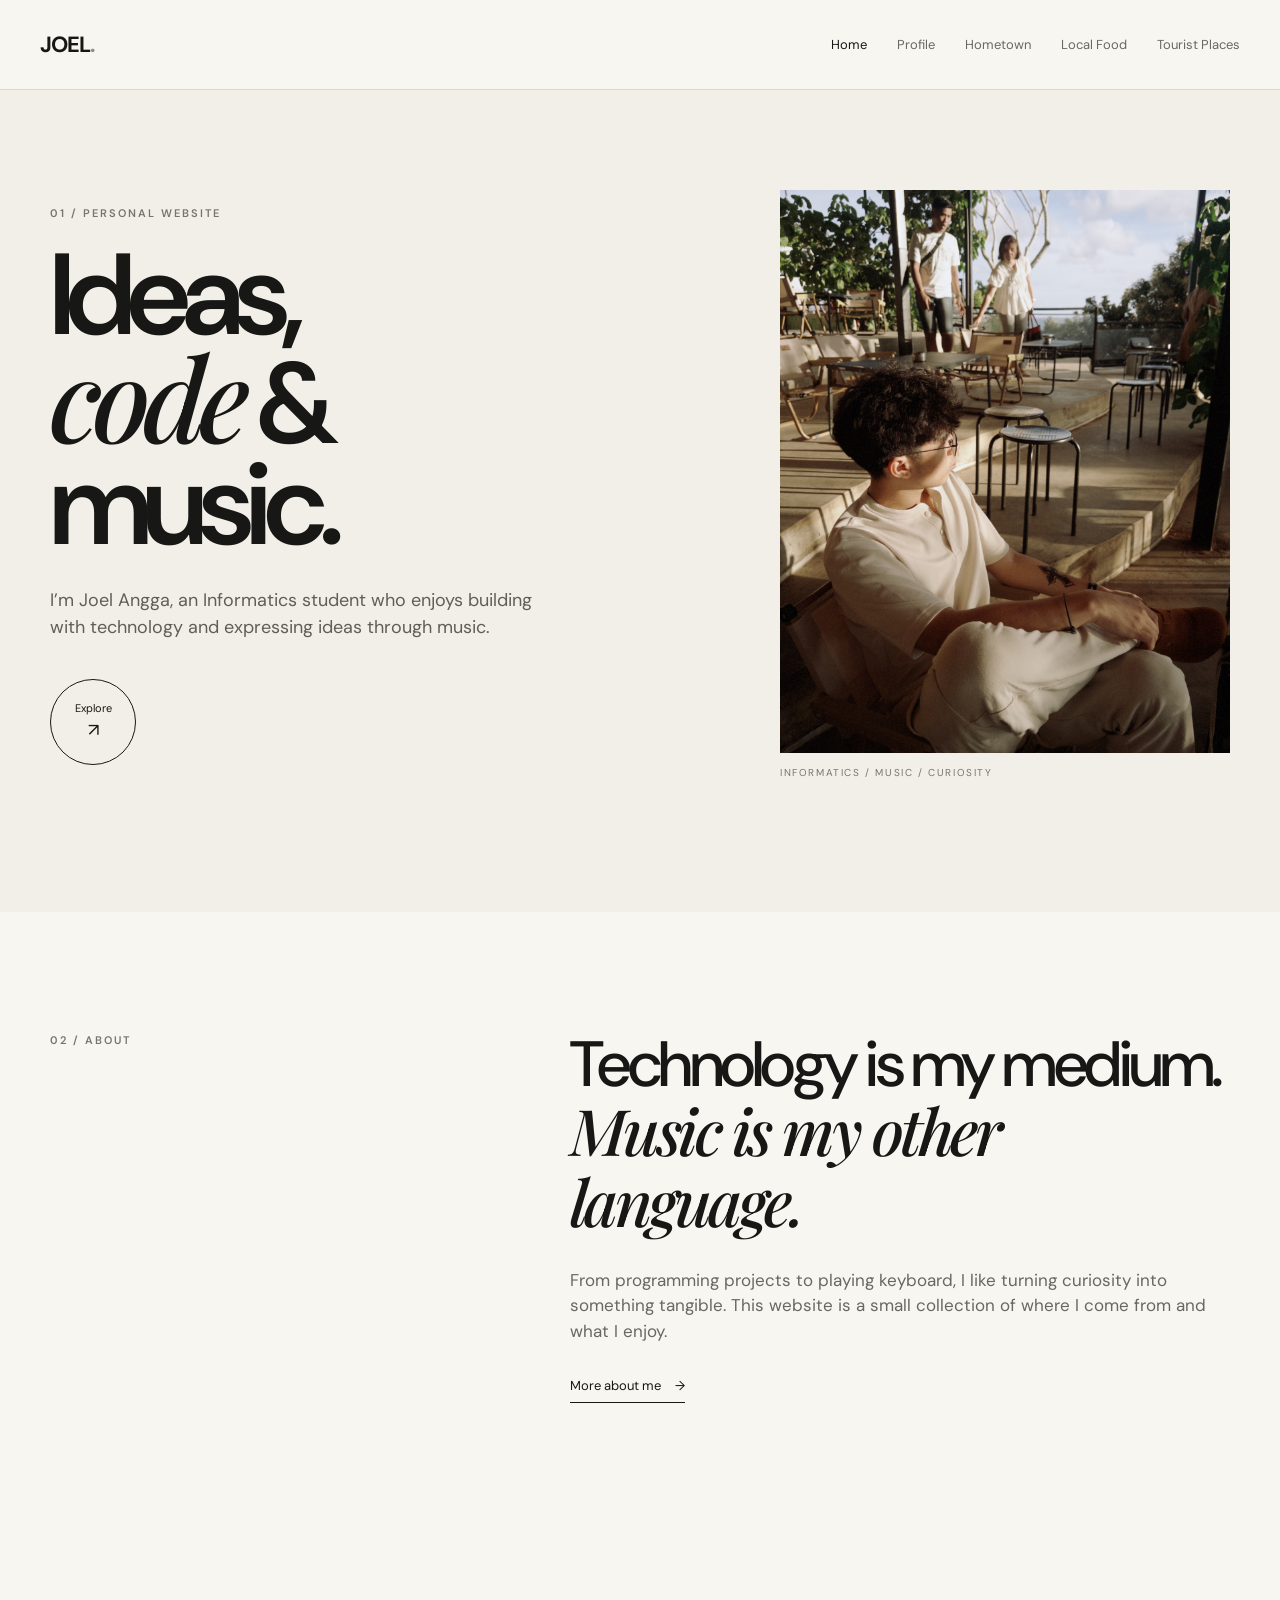
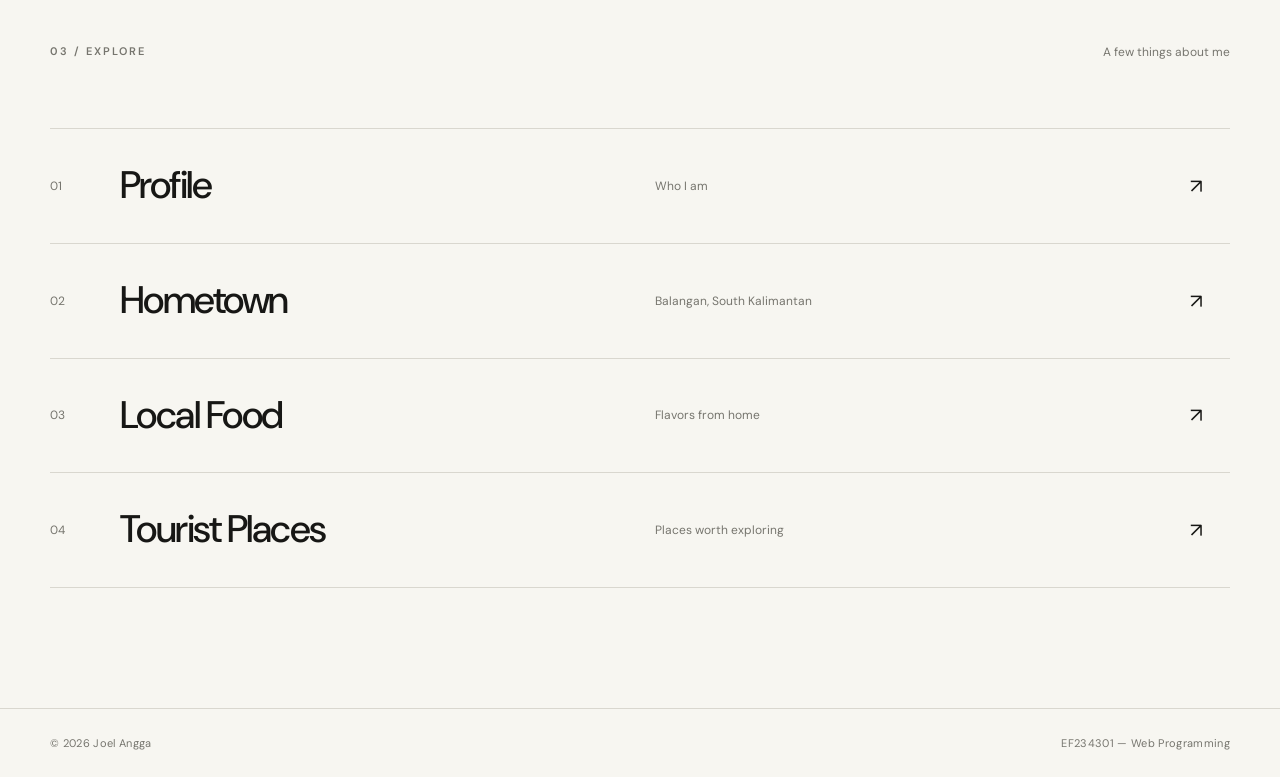
<file: index.html>
<!DOCTYPE html>
<html lang="en">
<head>
  <meta charset="UTF-8">
  <meta name="viewport" content="width=device-width, initial-scale=1.0">
  <meta name="description" content="Joel Angga — Informatics student, music enthusiast, and explorer.">
  <title>Joel Angga — Home</title>
  <link rel="stylesheet" href="css/style.css">
</head>
<body>
<header class="site-header">
  <a class="brand" href="./">JOEL<span>.</span></a>
  <button class="menu-toggle" aria-label="Open menu" aria-expanded="false"><span></span><span></span></button>
  <nav class="desktop-nav">
    <a class="active" href="./">Home</a>
    <a href="profile/">Profile</a>
    <a href="hometown/">Hometown</a>
    <a href="food/">Local Food</a>
    <a href="tourist/">Tourist Places</a>
  </nav>
</header>

<main>
  <section class="home-hero">
    <div class="container home-hero-grid">
      <div class="hero-copy reveal">
        <p class="eyebrow">01 / PERSONAL WEBSITE</p>
        <h1>Ideas,<br><em>code</em> &amp;<br>music.</h1>
        <p class="lead">I’m Joel Angga, an Informatics student who enjoys building with technology and expressing ideas through music.</p>
        <a class="circle-link" href="profile/" aria-label="Explore profile">Explore<span>↗</span></a>
      </div>
      <div class="hero-visual reveal delay-1">
        <div class="image-frame">
          <img src="assets/image/foto1.JPG" alt="Joel Angga portrait" onerror="this.style.display='none'">
          <span class="image-fallback">JA</span>
        </div>
        <p class="visual-caption">INFORMATICS / MUSIC / CURIOSITY</p>
      </div>
    </div>
    <div class="marquee" aria-hidden="true">
    </div>
  </section>

  <section class="intro-section section">
    <div class="container split">
      <div><p class="eyebrow">02 / ABOUT</p></div>
      <div>
        <h2>Technology is my medium. <em>Music is my other language.</em></h2>
        <p class="body-copy">From programming projects to playing keyboard, I like turning curiosity into something tangible. This website is a small collection of where I come from and what I enjoy.</p>
        <a class="text-link" href="profile/">More about me <span>→</span></a>
      </div>
    </div>
  </section>

  <section class="index-section section">
    <div class="container">
      <div class="section-top"><p class="eyebrow">03 / EXPLORE</p><p class="muted">A few things about me</p></div>
      <div class="index-list">
        <a href="profile/" class="index-row"><span>01</span><strong>Profile</strong><small>Who I am</small><b>↗</b></a>
        <a href="hometown/" class="index-row"><span>02</span><strong>Hometown</strong><small>Balangan, South Kalimantan</small><b>↗</b></a>
        <a href="food/" class="index-row"><span>03</span><strong>Local Food</strong><small>Flavors from home</small><b>↗</b></a>
        <a href="tourist/" class="index-row"><span>04</span><strong>Tourist Places</strong><small>Places worth exploring</small><b>↗</b></a>
      </div>
    </div>
  </section>
</main>

<footer class="site-footer">
  <div class="container footer-flex"><span>© 2026 Joel Angga</span><span>EF234301 — Web Programming</span></div>
</footer>

<div class="mobile-drawer">
  <div class="drawer-backdrop"></div>
  <aside class="drawer-panel">
    <button class="drawer-close" aria-label="Close menu">×</button>
    <p class="drawer-label">SITE INDEX</p>
    <nav>
      <a href="./">Home</a><a href="profile/">Profile</a><a href="hometown/">Hometown</a><a href="food/">Local Food</a><a href="tourist/">Tourist Places</a>
    </nav>
    <p class="drawer-label social-label">FIND ME</p>
    <div class="drawer-social"><a href="#">Instagram</a><a href="#">TikTok</a><a href="#">YouTube</a></div>
  </aside>
</div>
<script src="js/script.js"></script>
</body>
</html>
</file>
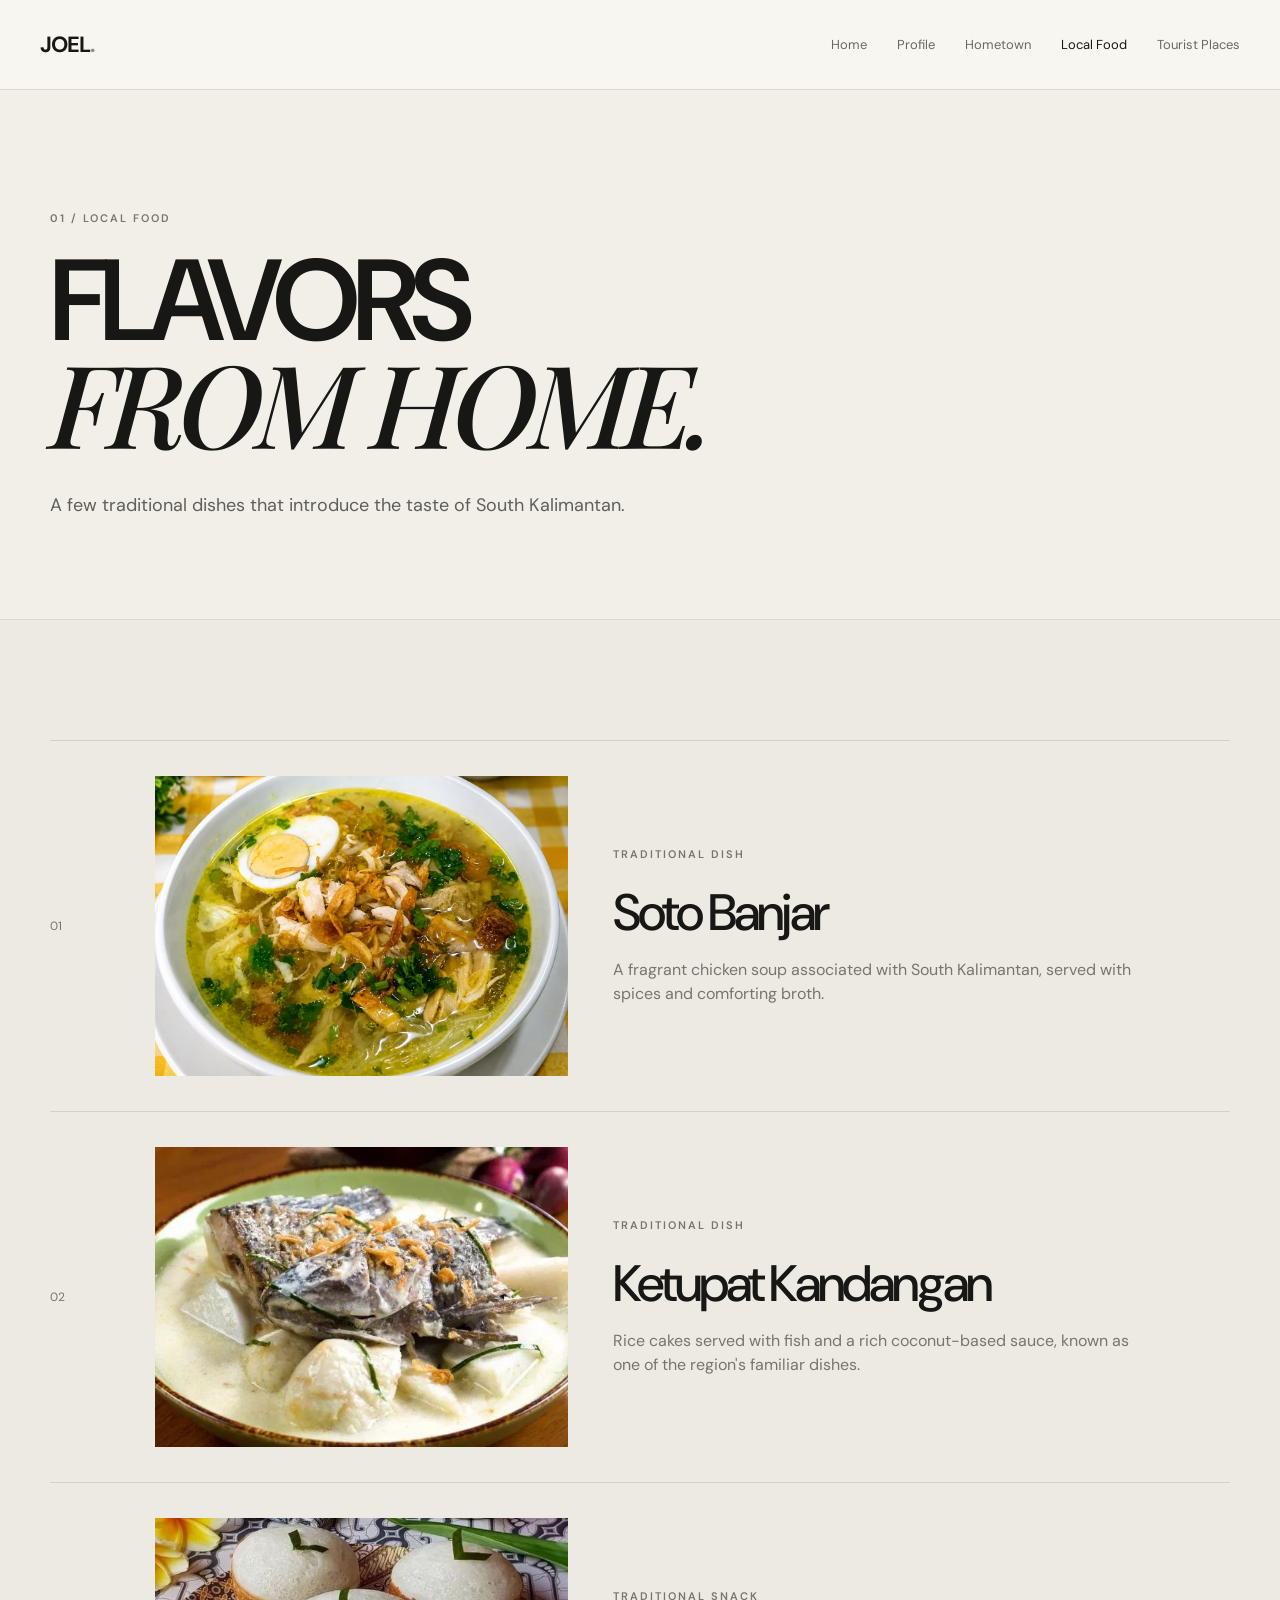
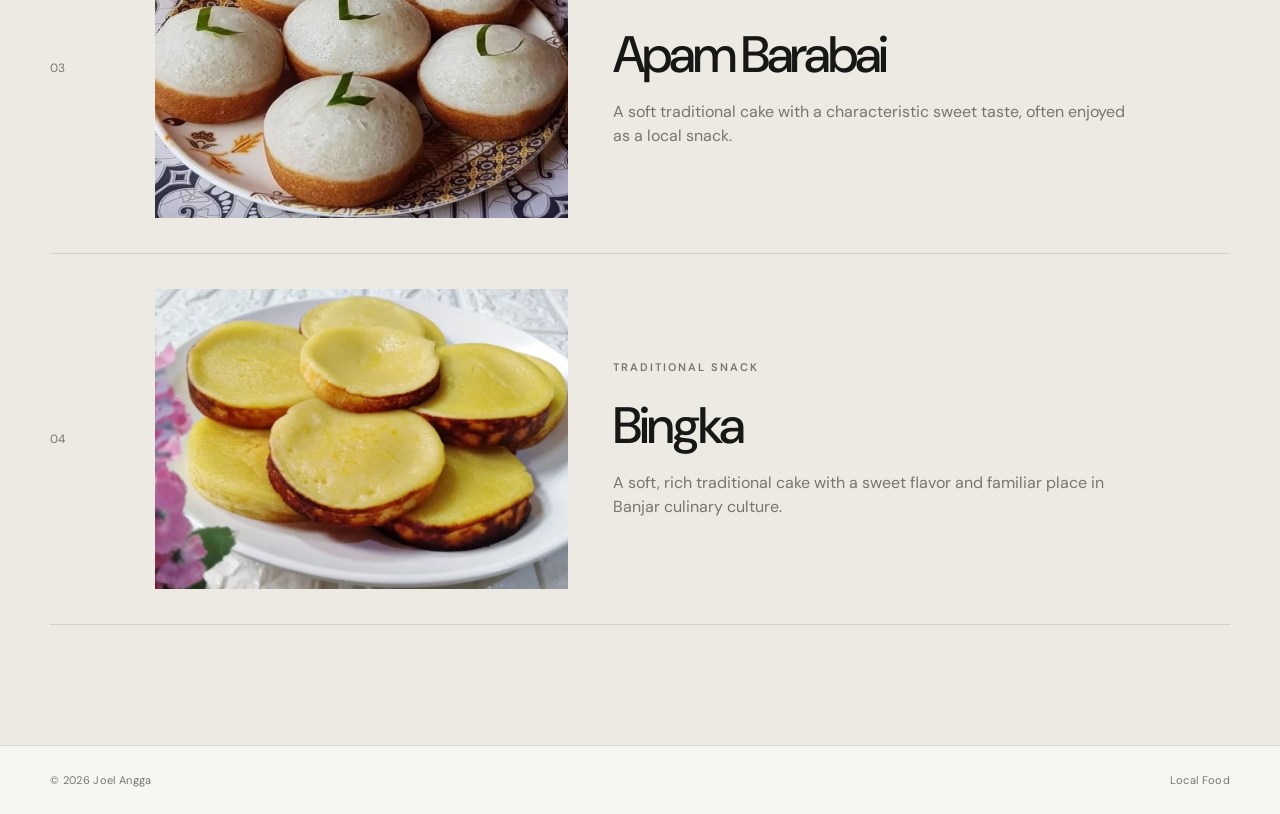
<file: food/index.html>
<!DOCTYPE html>
<html lang="en">
<head>
  <meta charset="UTF-8"><meta name="viewport" content="width=device-width, initial-scale=1.0">
  <meta name="description" content="Local food from South Kalimantan.">
  <title>Joel Angga — Local Food</title><link rel="stylesheet" href="../css/style.css">
</head>
<body>
<header class="site-header"><a class="brand" href="../">JOEL<span>.</span></a><button class="menu-toggle" aria-label="Open menu" aria-expanded="false"><span></span><span></span></button><nav class="desktop-nav"><a href="../">Home</a><a href="../profile/">Profile</a><a href="../hometown/">Hometown</a><a class="active" href="./">Local Food</a><a href="../tourist/">Tourist Places</a></nav></header>
<main>
  <section class="page-intro"><div class="container reveal"><p class="eyebrow">01 / LOCAL FOOD</p><h1>FLAVORS<br><em>FROM HOME.</em></h1><p class="lead">A few traditional dishes that introduce the taste of South Kalimantan.</p></div></section>
  <section class="section soft"><div class="container"><div class="food-list">
    <article class="food-row"><div class="food-number">01</div><div class="food-photo"><img src="../assets/image/soto-banjar.jpg" alt="Soto Banjar" onerror="this.style.display='none'"><span class="image-fallback"><br></span></div><div class="food-copy"><p class="eyebrow">TRADITIONAL DISH</p><h2>Soto Banjar</h2><p>A fragrant chicken soup associated with South Kalimantan, served with spices and comforting broth.</p></div></article>
    <article class="food-row"><div class="food-number">02</div><div class="food-photo"><img src="../assets/image/ketupat-kandangan.jpg" alt="Ketupat Kandangan" onerror="this.style.display='none'"><span class="image-fallback"><br></span></div><div class="food-copy"><p class="eyebrow">TRADITIONAL DISH</p><h2>Ketupat Kandangan</h2><p>Rice cakes served with fish and a rich coconut-based sauce, known as one of the region's familiar dishes.</p></div></article>
    <article class="food-row"><div class="food-number">03</div><div class="food-photo"><img src="../assets/image/apam-barabai.jpg" alt="Apam Barabai" onerror="this.style.display='none'"><span class="image-fallback"><br></span></div><div class="food-copy"><p class="eyebrow">TRADITIONAL SNACK</p><h2>Apam Barabai</h2><p>A soft traditional cake with a characteristic sweet taste, often enjoyed as a local snack.</p></div></article>
    <article class="food-row"><div class="food-number">04</div><div class="food-photo"><img src="../assets/image/bingka.jpg" alt="Bingka" onerror="this.style.display='none'"><span class="image-fallback"></span></div><div class="food-copy"><p class="eyebrow">TRADITIONAL SNACK</p><h2>Bingka</h2><p>A soft, rich traditional cake with a sweet flavor and familiar place in Banjar culinary culture.</p></div></article>
  </div></div></section>
</main>
<footer class="site-footer"><div class="container footer-flex"><span>© 2026 Joel Angga</span><span>Local Food</span></div></footer>
<div class="mobile-drawer"><div class="drawer-backdrop"></div><aside class="drawer-panel"><button class="drawer-close">×</button><p class="drawer-label">SITE INDEX</p><nav><a href="../">Home</a><a href="../profile/">Profile</a><a href="../hometown/">Hometown</a><a href="./">Local Food</a><a href="../tourist/">Tourist Places</a></nav><p class="drawer-label social-label">FIND ME</p><div class="drawer-social"><a href="#">Instagram</a><a href="#">TikTok</a><a href="#">YouTube</a></div></aside></div>
<script src="../js/script.js"></script>
</body>
</html>
</file>
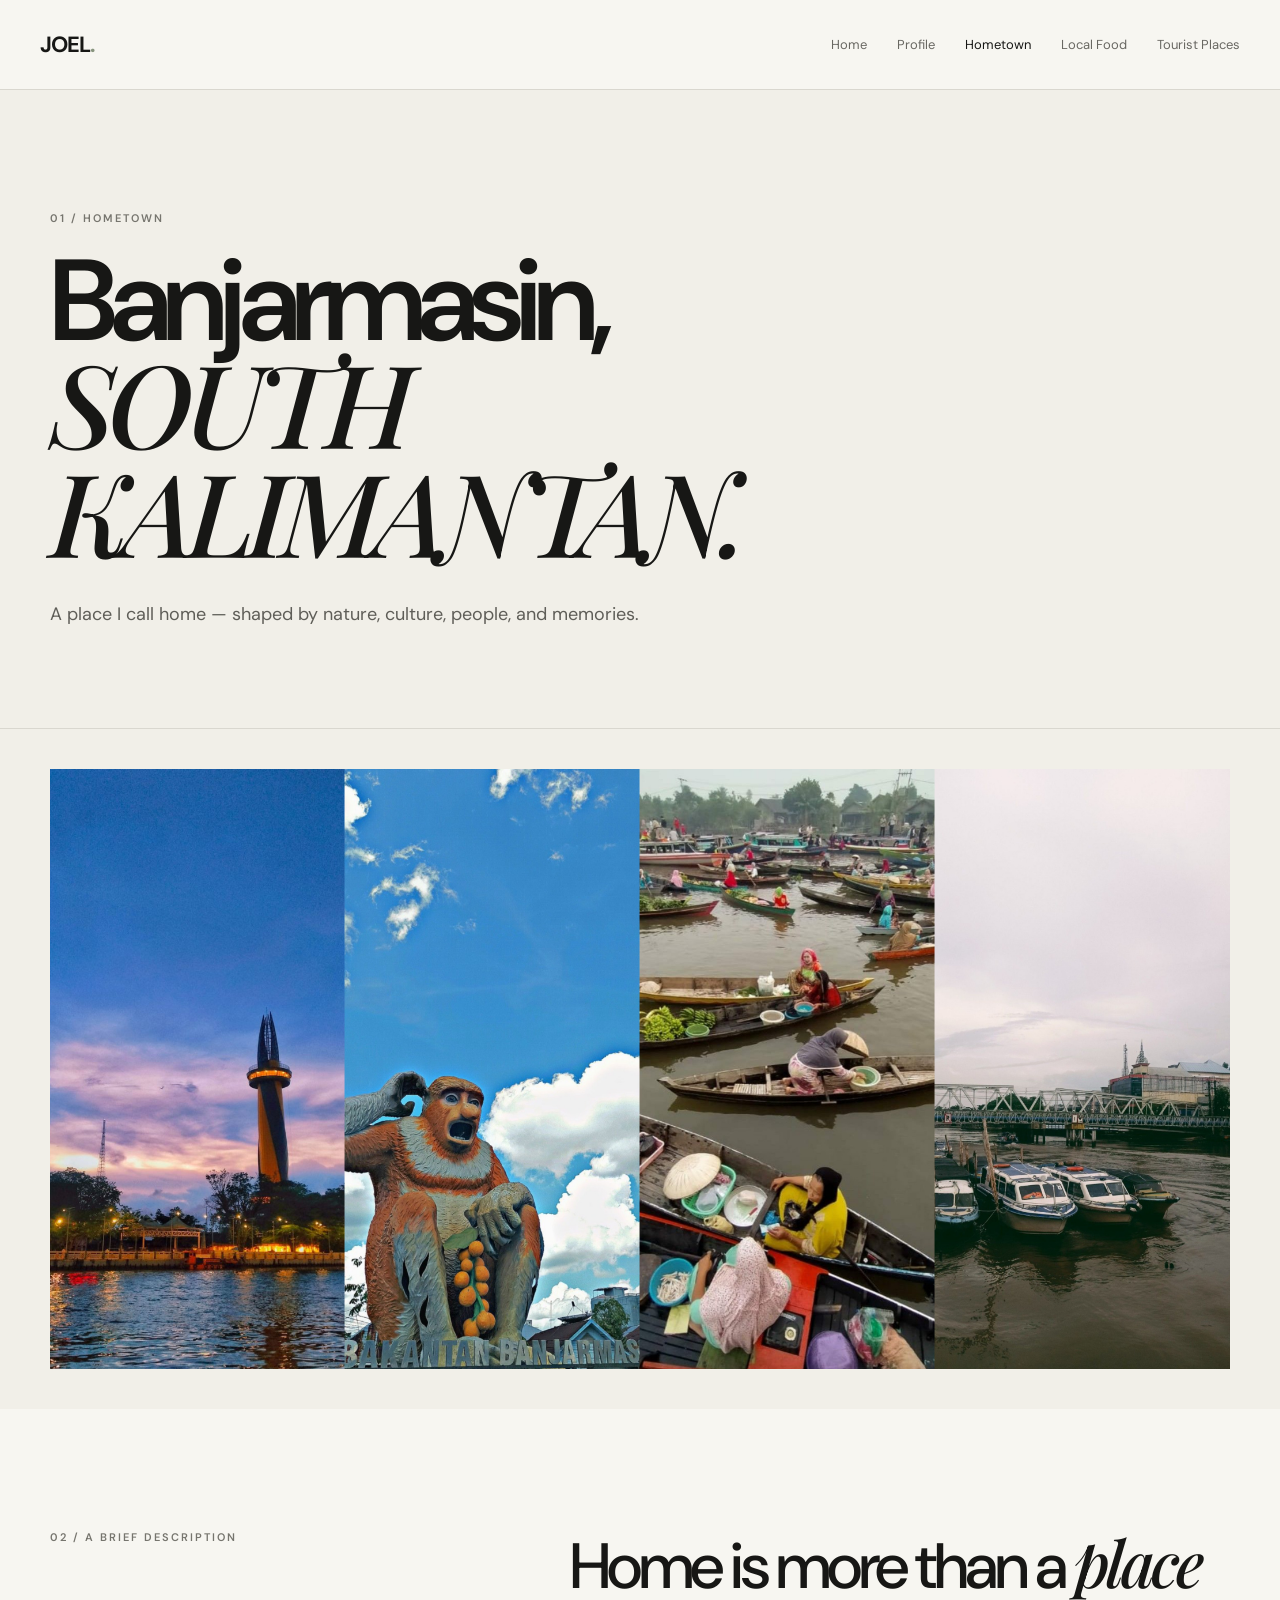
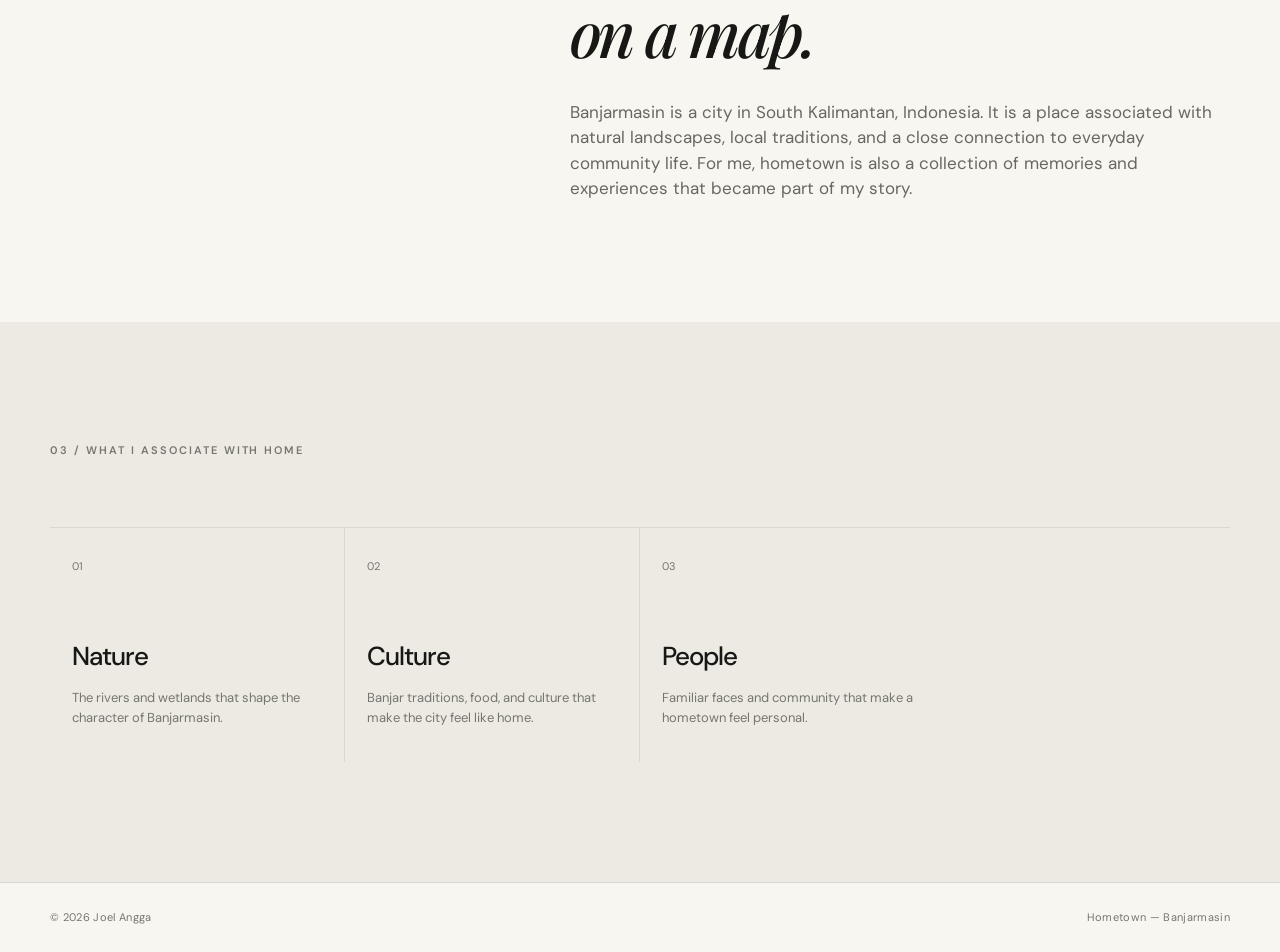
<file: hometown/index.html>
<!DOCTYPE html>
<html lang="en">
<head>
  <meta charset="UTF-8"><meta name="viewport" content="width=device-width, initial-scale=1.0">
  <meta name="description" content="Banjarmasin, South Kalimantan — Joel Angga's hometown.">
  <title>Joel Angga — Hometown</title><link rel="stylesheet" href="../css/style.css">
</head>
<body>
<header class="site-header"><a class="brand" href="../">JOEL<span>.</span></a><button class="menu-toggle" aria-label="Open menu" aria-expanded="false"><span></span><span></span></button><nav class="desktop-nav"><a href="../">Home</a><a href="../profile/">Profile</a><a class="active" href="./">Hometown</a><a href="../food/">Local Food</a><a href="../tourist/">Tourist Places</a></nav></header>
<main>
  <section class="page-intro"><div class="container reveal"><p class="eyebrow">01 / HOMETOWN</p><h1>Banjarmasin,<br><em>SOUTH KALIMANTAN.</em></h1><p class="lead">A place I call home — shaped by nature, culture, people, and memories.</p></div></section>
  <section class="feature-image"><div class="container"><div class="wide-image"><img src="../assets/image/banjarmasin.JPEG" alt="Banjarmasin landscape" onerror="this.style.display='none'"><span class="image-fallback"></span></div></div></section>
  <section class="section"><div class="container split"><div><p class="eyebrow">02 / A BRIEF DESCRIPTION</p></div><div><h2>Home is more than a <em>place on a map.</em></h2><p class="body-copy">Banjarmasin is a city in South Kalimantan, Indonesia. It is a place associated with natural landscapes, local traditions, and a close connection to everyday community life. For me, hometown is also a collection of memories and experiences that became part of my story.</p></div></div></section>
  <section class="section soft"><div class="container"><div class="section-top"><p class="eyebrow">03 / WHAT I ASSOCIATE WITH HOME</p></div><div class="number-grid"><div><span>01</span><h3>Nature</h3><p>The rivers and wetlands that shape the character of Banjarmasin.</p></div><div><span>02</span><h3>Culture</h3><p>Banjar traditions, food, and culture that make the city feel like home.</p></div><div><span>03</span><h3>People</h3><p>Familiar faces and community that make a hometown feel personal.</p></div></div></div></section>
</main>
<footer class="site-footer"><div class="container footer-flex"><span>© 2026 Joel Angga</span><span>Hometown — Banjarmasin</span></div></footer>
<div class="mobile-drawer"><div class="drawer-backdrop"></div><aside class="drawer-panel"><button class="drawer-close">×</button><p class="drawer-label">SITE INDEX</p><nav><a href="../">Home</a><a href="../profile/">Profile</a><a href="./">Hometown</a><a href="../food/">Local Food</a><a href="../tourist/">Tourist Places</a></nav><p class="drawer-label social-label">FIND ME</p><div class="drawer-social"><a href="#">Instagram</a><a href="#">TikTok</a><a href="#">YouTube</a></div></aside></div>
<script src="../js/script.js"></script>
</body>
</html>
</file>
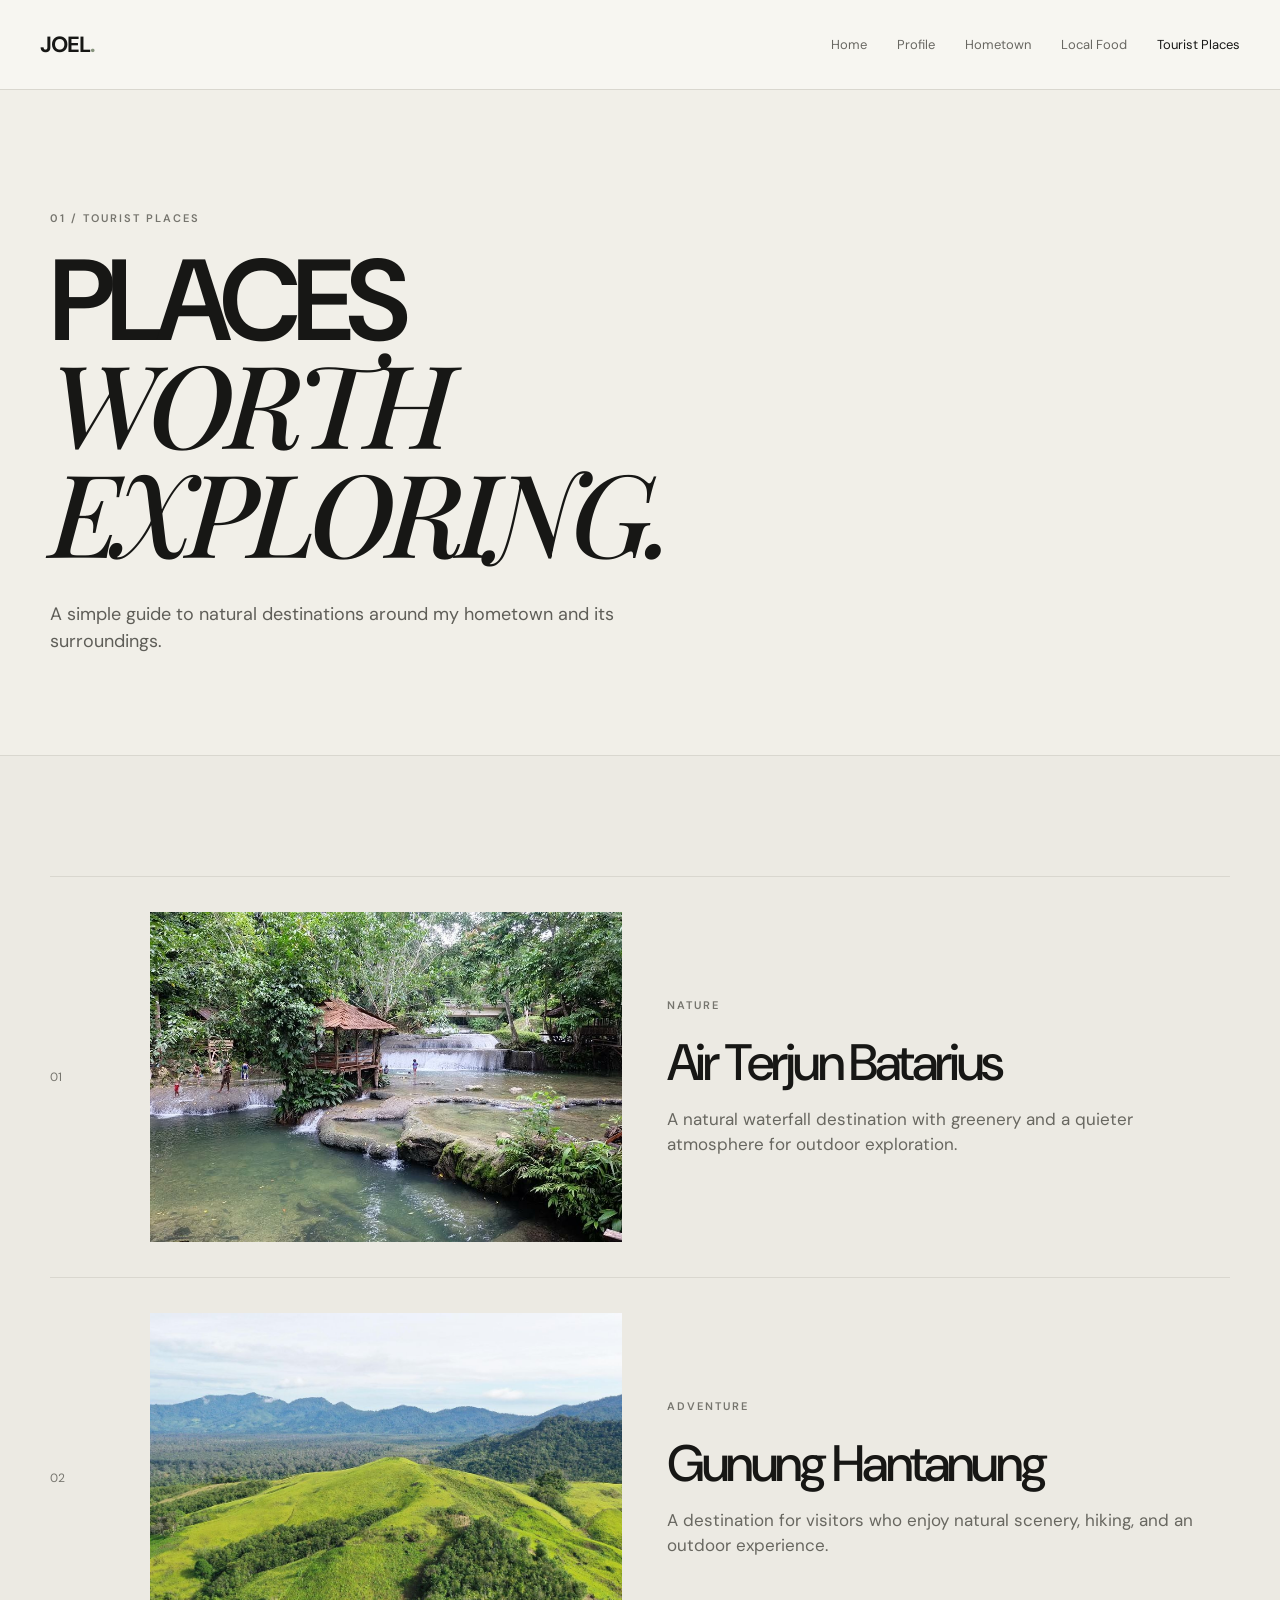
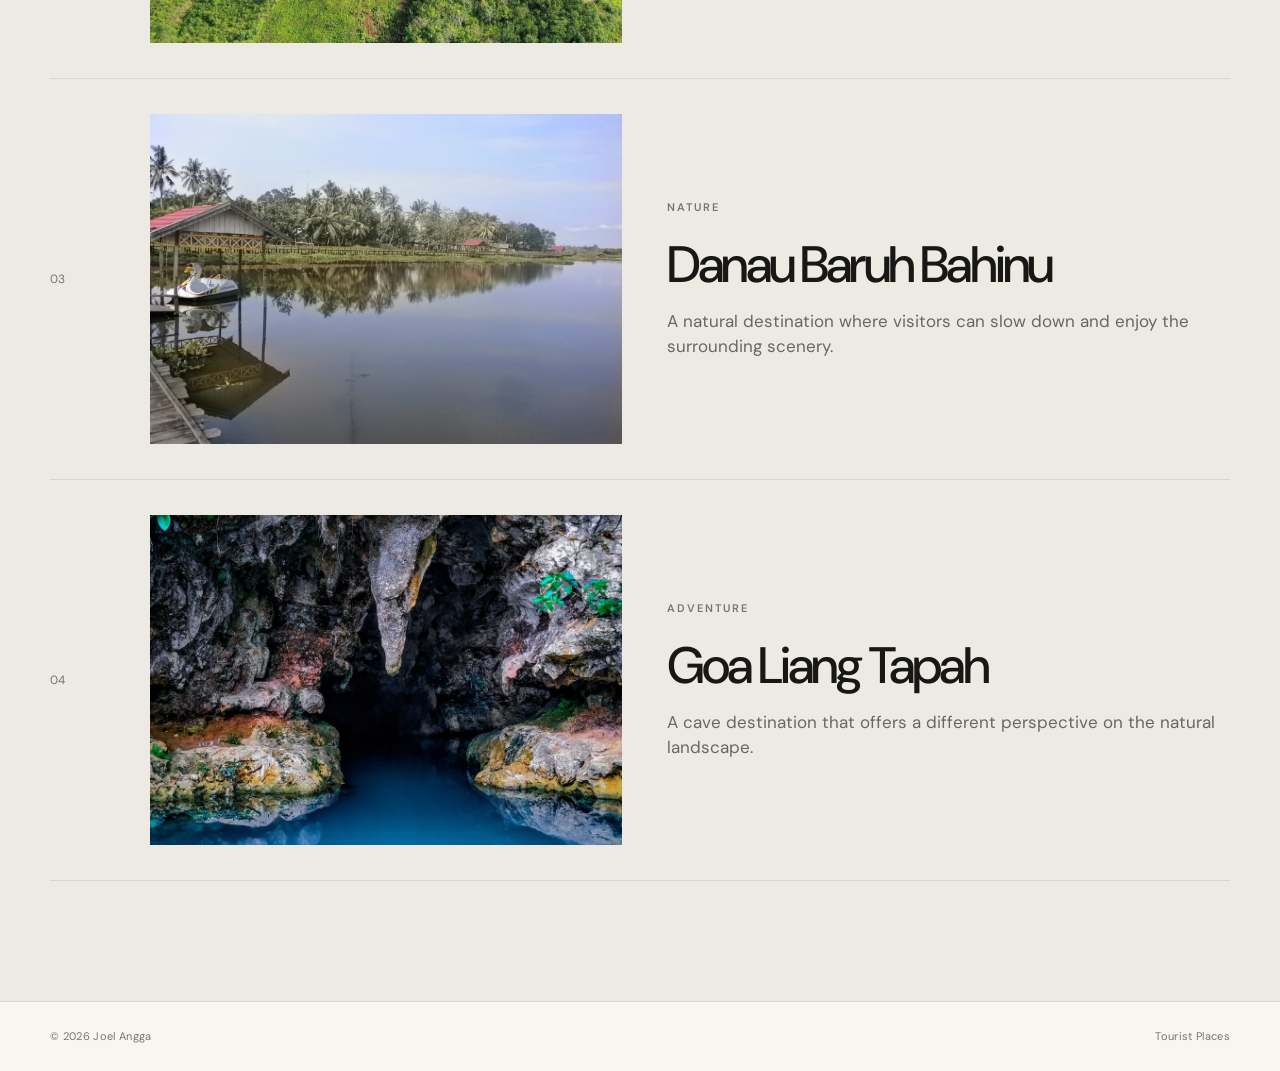
<file: tourist/index.html>
<!DOCTYPE html>
<html lang="en">
<head>
  <meta charset="UTF-8"><meta name="viewport" content="width=device-width, initial-scale=1.0">
  <meta name="description" content="Tourist places around Balangan and South Kalimantan.">
  <title>Joel Angga — Tourist Places</title><link rel="stylesheet" href="../css/style.css">
</head>
<body>
<header class="site-header"><a class="brand" href="../">JOEL<span>.</span></a><button class="menu-toggle" aria-label="Open menu" aria-expanded="false"><span></span><span></span></button><nav class="desktop-nav"><a href="../">Home</a><a href="../profile/">Profile</a><a href="../hometown/">Hometown</a><a href="../food/">Local Food</a><a class="active" href="./">Tourist Places</a></nav></header>
<main>
  <section class="page-intro"><div class="container reveal"><p class="eyebrow">01 / TOURIST PLACES</p><h1>PLACES<br><em>WORTH EXPLORING.</em></h1><p class="lead">A simple guide to natural destinations around my hometown and its surroundings.</p></div></section>
  <section class="section soft"><div class="container tourist-list">
    <article class="tourist-row"><span class="tourist-number">01</span><div class="tourist-photo"><img src="../assets/image/batarius.jpg" alt="Air Terjun Batarius" onerror="this.style.display='none'"><span class="image-fallback"></span></div><div><p class="eyebrow">NATURE</p><h2>Air Terjun Batarius</h2><p class="body-copy">A natural waterfall destination with greenery and a quieter atmosphere for outdoor exploration.</p></div></article>
    <article class="tourist-row"><span class="tourist-number">02</span><div class="tourist-photo"><img src="../assets/image/hantanung.jpg" alt="Gunung Hantanung" onerror="this.style.display='none'"><span class="image-fallback"></span></div><div><p class="eyebrow">ADVENTURE</p><h2>Gunung Hantanung</h2><p class="body-copy">A destination for visitors who enjoy natural scenery, hiking, and an outdoor experience.</p></div></article>
    <article class="tourist-row"><span class="tourist-number">03</span><div class="tourist-photo"><img src="../assets/image/baruh-bahinu.JPG" alt="Danau Baruh Bahinu" onerror="this.style.display='none'"><span class="image-fallback"><br></span></div><div><p class="eyebrow">NATURE</p><h2>Danau Baruh Bahinu</h2><p class="body-copy">A natural destination where visitors can slow down and enjoy the surrounding scenery.</p></div></article>
    <article class="tourist-row"><span class="tourist-number">04</span><div class="tourist-photo"><img src="../assets/image/liang-tapah.jpg" alt="Goa Liang Tapah" onerror="this.style.display='none'"><span class="image-fallback"><br></span></div><div><p class="eyebrow">ADVENTURE</p><h2>Goa Liang Tapah</h2><p class="body-copy">A cave destination that offers a different perspective on the natural landscape.</p></div></article>
  </div></section>
</main>
<footer class="site-footer"><div class="container footer-flex"><span>© 2026 Joel Angga</span><span>Tourist Places</span></div></footer>
<div class="mobile-drawer"><div class="drawer-backdrop"></div><aside class="drawer-panel"><button class="drawer-close">×</button><p class="drawer-label">SITE INDEX</p><nav><a href="../">Home</a><a href="../profile/">Profile</a><a href="../hometown/">Hometown</a><a href="../food/">Local Food</a><a href="./">Tourist Places</a></nav><p class="drawer-label social-label">FIND ME</p><div class="drawer-social"><a href="#">Instagram</a><a href="#">TikTok</a><a href="#">YouTube</a></div></aside></div>
<script src="../js/script.js"></script>
</body>
</html>
</file>
<file: css/style.css>
@import url('https://fonts.googleapis.com/css2?family=DM+Sans:wght@400;500;600;700&family=Playfair+Display:ital,wght@0,500;1,500;1,600&display=swap');

:root{
  --ink:#171715;
  --cream:#f1efe8;
  --paper:#f7f6f1;
  --line:#d9d7cf;
  --muted:#76756e;
  --accent:#87947d;
  --max:1180px;
}
*{box-sizing:border-box;margin:0;padding:0}
html{scroll-behavior:smooth}
body{font-family:"DM Sans",Arial,sans-serif;background:var(--paper);color:var(--ink);line-height:1.5}
body.drawer-open{overflow:hidden}
a{color:inherit;text-decoration:none}
button{font:inherit}
img{display:block;max-width:100%}
.container{width:min(var(--max),calc(100% - 80px));margin:auto}
.site-header{position:relative;z-index:20;display:flex;align-items:center;justify-content:space-between;padding:28px 40px;border-bottom:1px solid var(--line);background:rgba(247,246,241,.92);backdrop-filter:blur(12px)}
.brand{font-size:22px;font-weight:700;letter-spacing:-.05em}.brand span{color:var(--accent)}
.desktop-nav{display:flex;gap:30px;font-size:13px}.desktop-nav a{color:#696862;transition:opacity .3s}.desktop-nav a:hover,.desktop-nav a.active{color:var(--ink)}.desktop-nav a:hover{opacity:.6}
.menu-toggle{display:none;background:none;border:0;width:42px;height:36px;cursor:pointer}.menu-toggle span{display:block;width:24px;height:1px;background:var(--ink);margin:6px auto;transition:.4s}
.home-hero{position:relative;min-height:calc(100vh - 78px);overflow:hidden;padding:100px 0 70px;background:var(--cream)}
.home-hero-grid{display:grid;grid-template-columns:1.05fr .95fr;align-items:center;gap:80px;min-height:65vh}
.eyebrow{font-size:11px;letter-spacing:.18em;color:var(--muted);font-weight:600;margin-bottom:24px;text-transform:uppercase}
h1{font-size:clamp(64px,9vw,128px);line-height:.87;letter-spacing:-.07em;font-weight:600}
h1 em,h2 em{font-family:"Playfair Display",Georgia,serif;font-weight:500}
.lead{max-width:520px;font-size:18px;color:#5f5e58;margin-top:32px}
.hero-visual{justify-self:end;width:min(100%,450px)}.image-frame{position:relative;aspect-ratio:4/5;background:#d8d6ce;overflow:hidden}.image-frame img{width:100%;height:100%;object-fit:cover}.image-fallback{position:absolute;inset:0;display:grid;place-items:center;color:#77756d;font-size:42px;letter-spacing:.08em;text-align:center}.image-frame img:not([style*="display: none"])~.image-fallback{display:none}
.visual-caption{font-size:10px;letter-spacing:.16em;color:var(--muted);padding-top:12px}
.circle-link{margin-top:38px;width:86px;height:86px;border:1px solid var(--ink);border-radius:50%;display:flex;flex-direction:column;align-items:center;justify-content:center;font-size:11px;transition:.35s}.circle-link span{font-size:18px}.circle-link:hover{background:var(--ink);color:var(--cream);transform:rotate(8deg)}
.marquee{position:absolute;bottom:14px;left:0;width:100%;overflow:hidden;pointer-events:none}.marquee-track{display:flex;width:max-content;white-space:nowrap;font-size:clamp(42px,7vw,100px);line-height:1;font-weight:600;letter-spacing:-.05em;color:#dedbd2;animation:marquee 24s linear infinite}.marquee-track span{padding-right:4vw}
@keyframes marquee{to{transform:translateX(-50%)}}
.section{padding:120px 0}.soft{background:#eceae3}.split{display:grid;grid-template-columns:.8fr 1.2fr;gap:80px}.split h2{font-size:clamp(40px,5vw,72px);line-height:1.02;letter-spacing:-.055em;font-weight:500}.body-copy{max-width:680px;color:#686760;font-size:17px;margin-top:30px}.text-link{display:inline-flex;gap:14px;margin-top:32px;font-size:13px;border-bottom:1px solid var(--ink);padding-bottom:6px}
.section-top{display:flex;justify-content:space-between;align-items:flex-start;margin-bottom:45px}.muted{font-size:12px;color:var(--muted)}
.index-list{border-top:1px solid var(--line)}.index-row{display:grid;grid-template-columns:70px 1fr 1fr 40px;align-items:center;padding:28px 0;border-bottom:1px solid var(--line);transition:.35s}.index-row:hover{padding-left:15px;background:rgba(255,255,255,.35)}.index-row span,.index-row small{color:var(--muted);font-size:12px}.index-row strong{font-size:clamp(24px,3vw,42px);font-weight:500;letter-spacing:-.04em}.index-row b{font-size:20px;font-weight:400}
.site-footer{border-top:1px solid var(--line);padding:26px 0;font-size:11px;color:var(--muted);letter-spacing:.03em}.footer-flex{display:flex;justify-content:space-between}
.page-intro{padding:120px 0 100px;background:var(--cream);border-bottom:1px solid var(--line)}.page-intro h1{max-width:1000px}.page-intro .lead{max-width:650px}
.editorial-hero{min-height:calc(100vh - 78px);position:relative;overflow:hidden;background:var(--ink);color:var(--cream);padding:70px 0}.editorial-head{position:relative;z-index:3}.editorial-head .eyebrow{color:#aaa89f}.editorial-head h1{font-size:clamp(70px,12vw,180px)}.editorial-head h1 em{color:#c9c5b9}.hero-note{margin-top:25px;color:#aaa89f;font-size:13px;letter-spacing:.08em;text-transform:uppercase}.editorial-image{position:absolute;z-index:2;inset:10% 15% 0 42%;overflow:hidden}.editorial-image img{width:100%;height:100%;object-fit:cover}.editorial-bottom{position:absolute;bottom:30px;left:0;right:0;z-index:4;display:flex;justify-content:space-between;font-size:12px;color:#ddd9ce;text-transform:uppercase;letter-spacing:.1em}.editorial-bottom .right{text-align:right}
.number-grid{display:grid;grid-template-columns:repeat(4,1fr);border-top:1px solid var(--line)}.number-grid>div{padding:25px 22px 35px;border-right:1px solid var(--line)}.number-grid>div:last-child{border-right:0}.number-grid span{font-size:11px;color:var(--muted)}.number-grid h3{font-size:26px;font-weight:500;margin:60px 0 12px;letter-spacing:-.04em}.number-grid p{font-size:13px;color:var(--muted)}
.feature-image{padding:40px 0;background:var(--cream)}.wide-image{height:min(62vw,600px);background:#d8d6ce;position:relative;overflow:hidden}.wide-image img{width:100%;height:100%;object-fit:cover}.wide-image .image-fallback{font-size:clamp(40px,8vw,110px)}
.food-list{border-top:1px solid #d3d1c8}.food-row{display:grid;grid-template-columns:60px 35% 1fr;gap:45px;align-items:center;padding:35px 0;border-bottom:1px solid #d3d1c8}.food-number{font-size:12px;color:var(--muted)}.food-photo{position:relative;height:300px;background:#d8d6ce;overflow:hidden}.food-photo img{width:100%;height:100%;object-fit:cover}.food-copy h2,.tourist-row h2{font-size:clamp(30px,4vw,56px);line-height:1;letter-spacing:-.055em;font-weight:500}.food-copy p:not(.eyebrow){max-width:520px;color:var(--muted);margin-top:20px}
.tourist-list{border-top:1px solid var(--line)}.tourist-row{display:grid;grid-template-columns:55px 40% 1fr;gap:45px;align-items:center;padding:35px 0;border-bottom:1px solid var(--line)}.tourist-number{color:var(--muted);font-size:12px}.tourist-photo{position:relative;height:330px;background:#d8d6ce;overflow:hidden}.tourist-photo img{width:100%;height:100%;object-fit:cover}.tourist-row .body-copy{margin-top:18px}
.mobile-drawer{position:fixed;inset:0;z-index:100;pointer-events:none}.drawer-backdrop{position:absolute;inset:0;background:rgba(0,0,0,.35);opacity:0;transition:.45s}.drawer-panel{position:absolute;right:0;top:0;bottom:0;width:min(82%,380px);background:#171715;color:var(--cream);padding:90px 34px;transform:translateX(100%);transition:transform .55s cubic-bezier(.76,0,.24,1)}.mobile-drawer.open{pointer-events:auto}.mobile-drawer.open .drawer-backdrop{opacity:1}.mobile-drawer.open .drawer-panel{transform:translateX(0)}.drawer-close{position:absolute;right:24px;top:20px;background:none;border:0;color:var(--cream);font-size:34px;cursor:pointer}.drawer-label{font-size:10px;letter-spacing:.2em;color:#77756d;margin-bottom:20px}.drawer-panel nav{display:flex;flex-direction:column;gap:6px}.drawer-panel nav a{font-size:32px;letter-spacing:-.04em}.social-label{margin-top:65px}.drawer-social{display:flex;gap:18px;flex-wrap:wrap;font-size:13px}
.reveal{animation:rise .9s cubic-bezier(.22,1,.36,1) both}.delay-1{animation-delay:.18s}@keyframes rise{from{opacity:0;transform:translateY(28px)}to{opacity:1;transform:none}}
@media (max-width:850px){.container{width:min(var(--max),calc(100% - 48px))}.site-header{padding:22px 24px}.desktop-nav{display:none}.menu-toggle{display:block}.home-hero{padding:70px 0 50px}.home-hero-grid{grid-template-columns:1fr;gap:45px}.hero-visual{justify-self:start;width:min(78vw,380px)}.hero-copy h1{font-size:clamp(58px,16vw,100px)}.split{grid-template-columns:1fr;gap:25px}.section{padding:80px 0}.number-grid{grid-template-columns:repeat(2,1fr)}.number-grid>div:nth-child(2){border-right:0}.number-grid>div:nth-child(-n+2){border-bottom:1px solid var(--line)}.food-row,.tourist-row{grid-template-columns:35px 1fr;gap:18px}.food-photo,.tourist-photo{grid-column:2;height:280px}.food-copy,.tourist-row>div:last-child{grid-column:2}.editorial-image{inset:28% 8% 0 30%}.editorial-head h1{font-size:clamp(64px,17vw,120px)}.editorial-bottom{padding:0 24px}.page-intro{padding:90px 0 70px}.page-intro h1{font-size:clamp(58px,14vw,105px)}}
@media (max-width:520px){.container{width:calc(100% - 36px)}.hero-visual{width:100%}.index-row{grid-template-columns:35px 1fr 28px}.index-row small{display:none}.footer-flex{flex-direction:column;gap:7px}.number-grid{grid-template-columns:1fr}.number-grid>div{border-right:0!important;border-bottom:1px solid var(--line)!important}.number-grid>div:last-child{border-bottom:0!important}.food-row,.tourist-row{grid-template-columns:30px 1fr;gap:12px}.food-photo,.tourist-photo{height:230px}.editorial-image{inset:32% 7% 0 18%}.editorial-bottom{font-size:9px}.editorial-bottom .right{display:none}.editorial-hero{min-height:calc(100vh - 70px)}}
@media(prefers-reduced-motion:reduce){html{scroll-behavior:auto}.reveal,.marquee-track{animation:none}}

/* =========================================
   PROFILE EDITORIAL PAGE
========================================= */

.profile-page {
    background: #000;
    color: #efeee9;
    overflow: hidden;
}

.profile-hero {
    position: relative;
    width: 100%;
    height: 100dvh;
    overflow: hidden;
    background: #000;
}


/* =========================================
   BACKGROUND
========================================= */

.profile-background {
    position: absolute;
    inset: 0;

    width: 100%;
    height: 100%;

    object-fit: cover;

    z-index: 0;

    animation: profileFadeIn 1.2s ease-out both;
}


/* Slight dark overlay */

.profile-overlay {
    position: absolute;
    inset: 0;

    background: rgba(0, 0, 0, 0.18);

    z-index: 1;
}


/* =========================================
   HEADER
========================================= */

.profile-header {
    position: absolute;

    inset-inline: 0;
    top: 0;

    z-index: 30;

    display: flex;
    align-items: flex-start;
    justify-content: space-between;

    padding: 32px 40px;
}


.profile-logo {
    color: #efeee9;

    font-family:
        "Helvetica Neue ME",
        "Helvetica Neue",
        Helvetica,
        Arial,
        sans-serif;

    font-size: 20px;
    letter-spacing: 0.04em;

    text-decoration: none;

    animation:
        profileFadeUp
        0.9s
        cubic-bezier(0.22, 1, 0.36, 1)
        0.8s
        both;
}


.profile-desktop-nav {
    display: flex;

    align-items: flex-start;

    gap: 70px;

    font-family:
        "Helvetica Neue ME",
        "Helvetica Neue",
        Helvetica,
        Arial,
        sans-serif;

    font-size: 14px;

    animation:
        profileFadeUp
        0.9s
        cubic-bezier(0.22, 1, 0.36, 1)
        0.9s
        both;
}


.profile-year {
    font-size: 14px;
}


.profile-nav,
.profile-social {
    display: flex;

    flex-direction: column;

    gap: 2px;
}


.profile-nav a,
.profile-social a {
    color: #efeee9;

    text-decoration: none;

    transition:
        opacity 300ms ease;
}


.profile-nav a:hover,
.profile-social a:hover {
    opacity: 0.6;
}


.profile-active {
    opacity: 0.6;
}


/* =========================================
   MARQUEE
========================================= */

.profile-marquee-wrapper {
    position: absolute;

    inset-inline: 0;

    top: 27vh;

    z-index: 5;

    overflow: hidden;

    animation:
        profileFadeUp
        0.9s
        cubic-bezier(0.22, 1, 0.36, 1)
        0.5s
        both;
}


.profile-marquee {
    width: 100%;

    overflow: hidden;
}


.profile-marquee-track {
    display: flex;
    width: max-content;
    white-space: nowrap;

    font-family: Arial, sans-serif;

    font-size: 20vh;

    line-height: 1;
    padding-bottom: 0.08em;

    font-weight: 400;

    color: #efeee9;

    animation:
        profileMarquee
        30s
        linear
        infinite;
}


.profile-marquee-track span {
    padding-right: 0;
}


/* =========================================
   PORTRAIT
========================================= */

.profile-portrait-wrapper {
    position: absolute;

    inset: 0;

    z-index: 20;

    display: flex;

    align-items: center;

    justify-content: center;

    pointer-events: none;

    animation:
        profileRiseIn
        1.4s
        cubic-bezier(0.22, 1, 0.36, 1)
        300ms
        both;
}


.profile-portrait {
    width: 100%;
    height: 100%;

    object-fit: cover;

    pointer-events: none;
}


/* =========================================
   HORIZONTAL LINE
========================================= */

.profile-line {
    position: absolute;

    left: 40px;
    right: 40px;

    bottom: 112px;

    z-index: 5;

    height: 2px;

    background: #efeee9;

    transform-origin: left;

    animation:
        profileLine
        1.1s
        cubic-bezier(0.76, 0, 0.24, 1)
        1200ms
        both;
}


/* =========================================
   FOOTER
========================================= */

.profile-footer {
    position: absolute;

    inset-inline: 0;

    bottom: 0;

    z-index: 5;

    display: flex;

    align-items: flex-end;

    justify-content: space-between;

    padding:
        0 40px
        30px;

    color: #efeee9;

    font-family:
        "Helvetica Neue ME",
        "Helvetica Neue",
        Helvetica,
        Arial,
        sans-serif;

    font-size: 14px;

    line-height: 1.5;
}


.profile-footer-left {
    display: flex;

    flex-direction: column;

    animation:
        profileFadeUp
        0.9s
        cubic-bezier(0.22, 1, 0.36, 1)
        1400ms
        both;
}


.profile-footer-right {
    display: flex;

    flex-direction: column;

    text-align: right;

    animation:
        profileFadeUp
        0.9s
        cubic-bezier(0.22, 1, 0.36, 1)
        1550ms
        both;
}


/* =========================================
   MOBILE BUTTON
========================================= */

.profile-menu-button {
    display: none;

    position: relative;

    width: 40px;
    height: 40px;

    padding: 0;

    border: 0;

    background: transparent;

    z-index: 50;

    cursor: pointer;
}


.profile-menu-button span {
    position: absolute;

    left: 8px;

    width: 24px;
    height: 1px;

    background: #efeee9;

    transition:
        transform 500ms
            cubic-bezier(0.76, 0, 0.24, 1),
        opacity 300ms ease;
}


.profile-menu-button span:nth-child(1) {
    top: 13px;
}


.profile-menu-button span:nth-child(2) {
    top: 19px;
}


.profile-menu-button span:nth-child(3) {
    top: 25px;
}


/* Hamburger → X */

.profile-menu-button.open span:nth-child(1) {
    transform: translateY(6px) rotate(45deg);
}


.profile-menu-button.open span:nth-child(2) {
    opacity: 0;
}


.profile-menu-button.open span:nth-child(3) {
    transform: translateY(-6px) rotate(-45deg);
}


/* =========================================
   MOBILE DRAWER
========================================= */

.profile-mobile-drawer {
    position: fixed;

    inset: 0;

    z-index: 40;

    pointer-events: none;
}


.profile-drawer-backdrop {
    position: absolute;

    inset: 0;

    background: rgba(0, 0, 0, 0.4);

    backdrop-filter: blur(8px);

    opacity: 0;

    transition:
        opacity 500ms ease;
}


.profile-drawer-panel {
    position: absolute;

    top: 0;
    right: 0;
    bottom: 0;

    width: 80%;
    max-width: 380px;

    padding: 40px 32px;

    background: #141414;

    transform: translateX(100%);

    transition:
        transform
        600ms
        cubic-bezier(0.76, 0, 0.24, 1);
}


.profile-mobile-drawer.open {
    pointer-events: auto;
}


.profile-mobile-drawer.open
.profile-drawer-backdrop {
    opacity: 1;
}


.profile-mobile-drawer.open
.profile-drawer-panel {
    transform: translateX(0);
}


/* =========================================
   CLOSE BUTTON
========================================= */

.profile-close-button {
    position: absolute;

    right: 24px;
    top: 24px;

    width: 40px;
    height: 40px;

    border: 0;

    background: transparent;

    color: #efeee9;

    font-size: 36px;
    font-weight: 200;

    line-height: 1;

    cursor: pointer;
}


/* =========================================
   DRAWER CONTENT
========================================= */

.profile-drawer-content {
    height: 100%;

    display: flex;

    flex-direction: column;

    justify-content: center;

    gap: 70px;
}


.profile-drawer-section > p {
    margin-bottom: 20px;

    color: rgba(239, 238, 233, 0.5);

    font-size: 12px;

    letter-spacing: 0.2em;
}


.profile-drawer-section nav {
    display: flex;

    flex-direction: column;

    align-items: flex-start;

    gap: 4px;
}


.profile-drawer-section nav a {
    color: #efeee9;

    font-size: 36px;

    font-weight: 400;

    line-height: 1.1;
}


.profile-drawer-social {
    display: flex;

    flex-wrap: wrap;

    gap: 12px 20px;
}


.profile-drawer-social a {
    color: #efeee9;

    font-size: 14px;
}


/* =========================================
   ANIMATIONS
========================================= */

@keyframes profileFadeIn {

    from {
        opacity: 0;
    }

    to {
        opacity: 1;
    }

}


@keyframes profileRiseIn {

    from {
        opacity: 0;

        transform:
            translateY(4vh)
            scale(1.03);
    }

    to {
        opacity: 1;

        transform:
            translateY(0)
            scale(1);
    }

}


@keyframes profileFadeUp {

    from {
        opacity: 0;

        transform:
            translateY(28px);
    }

    to {
        opacity: 1;

        transform:
            translateY(0);
    }

}


@keyframes profileLine {

    from {
        transform: scaleX(0);
    }

    to {
        transform: scaleX(1);
    }

}


@keyframes profileMarquee {

    from {
        transform: translateX(0);
    }

    to {
        transform: translateX(-50%);
    }

}


/* =========================================
   REDUCED MOTION
========================================= */

@media (prefers-reduced-motion: reduce) {

    .profile-background,
    .profile-portrait-wrapper,
    .profile-marquee-wrapper,
    .profile-logo,
    .profile-desktop-nav,
    .profile-line,
    .profile-footer-left,
    .profile-footer-right {

        animation-duration: 0.01ms !important;

        animation-delay: 0ms !important;

    }

}


/* =========================================
   PROFILE MOBILE
========================================= */

@media (max-width: 640px) {

    .profile-header {
        padding: 24px;
    }


    .profile-desktop-nav {
        display: none;
    }


    .profile-menu-button {
        display: block;
    }


    .profile-marquee-wrapper {
        top: 16vh;
    }


    .profile-marquee-track {
        font-size: 16vh;
    }


    .profile-line {
        left: 24px;
        right: 24px;

        bottom: 95px;
    }


    .profile-footer {
        padding:
            0 24px
            22px;

        font-size: 12px;
    }


    .profile-footer-right {
        display: none;
    }


    .profile-drawer-section nav a {
        font-size: 34px;
    }

}
</file>
